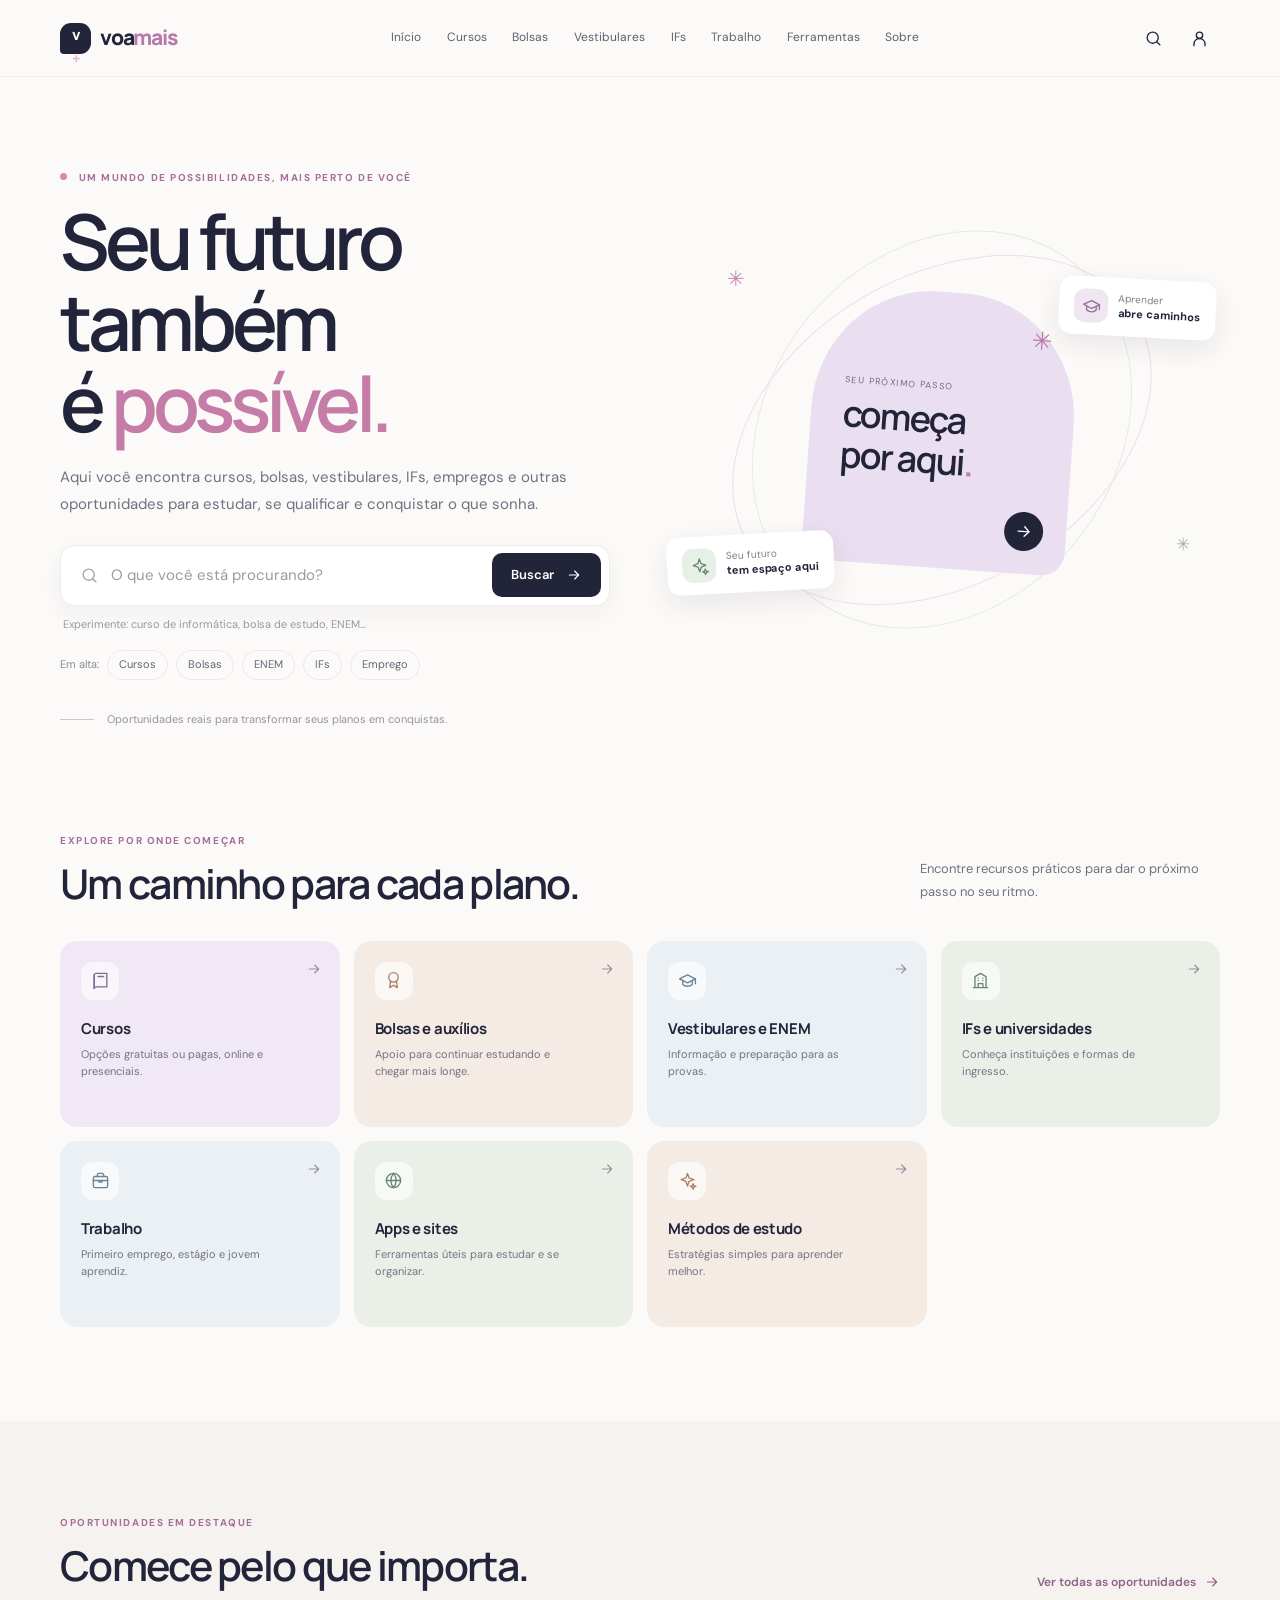
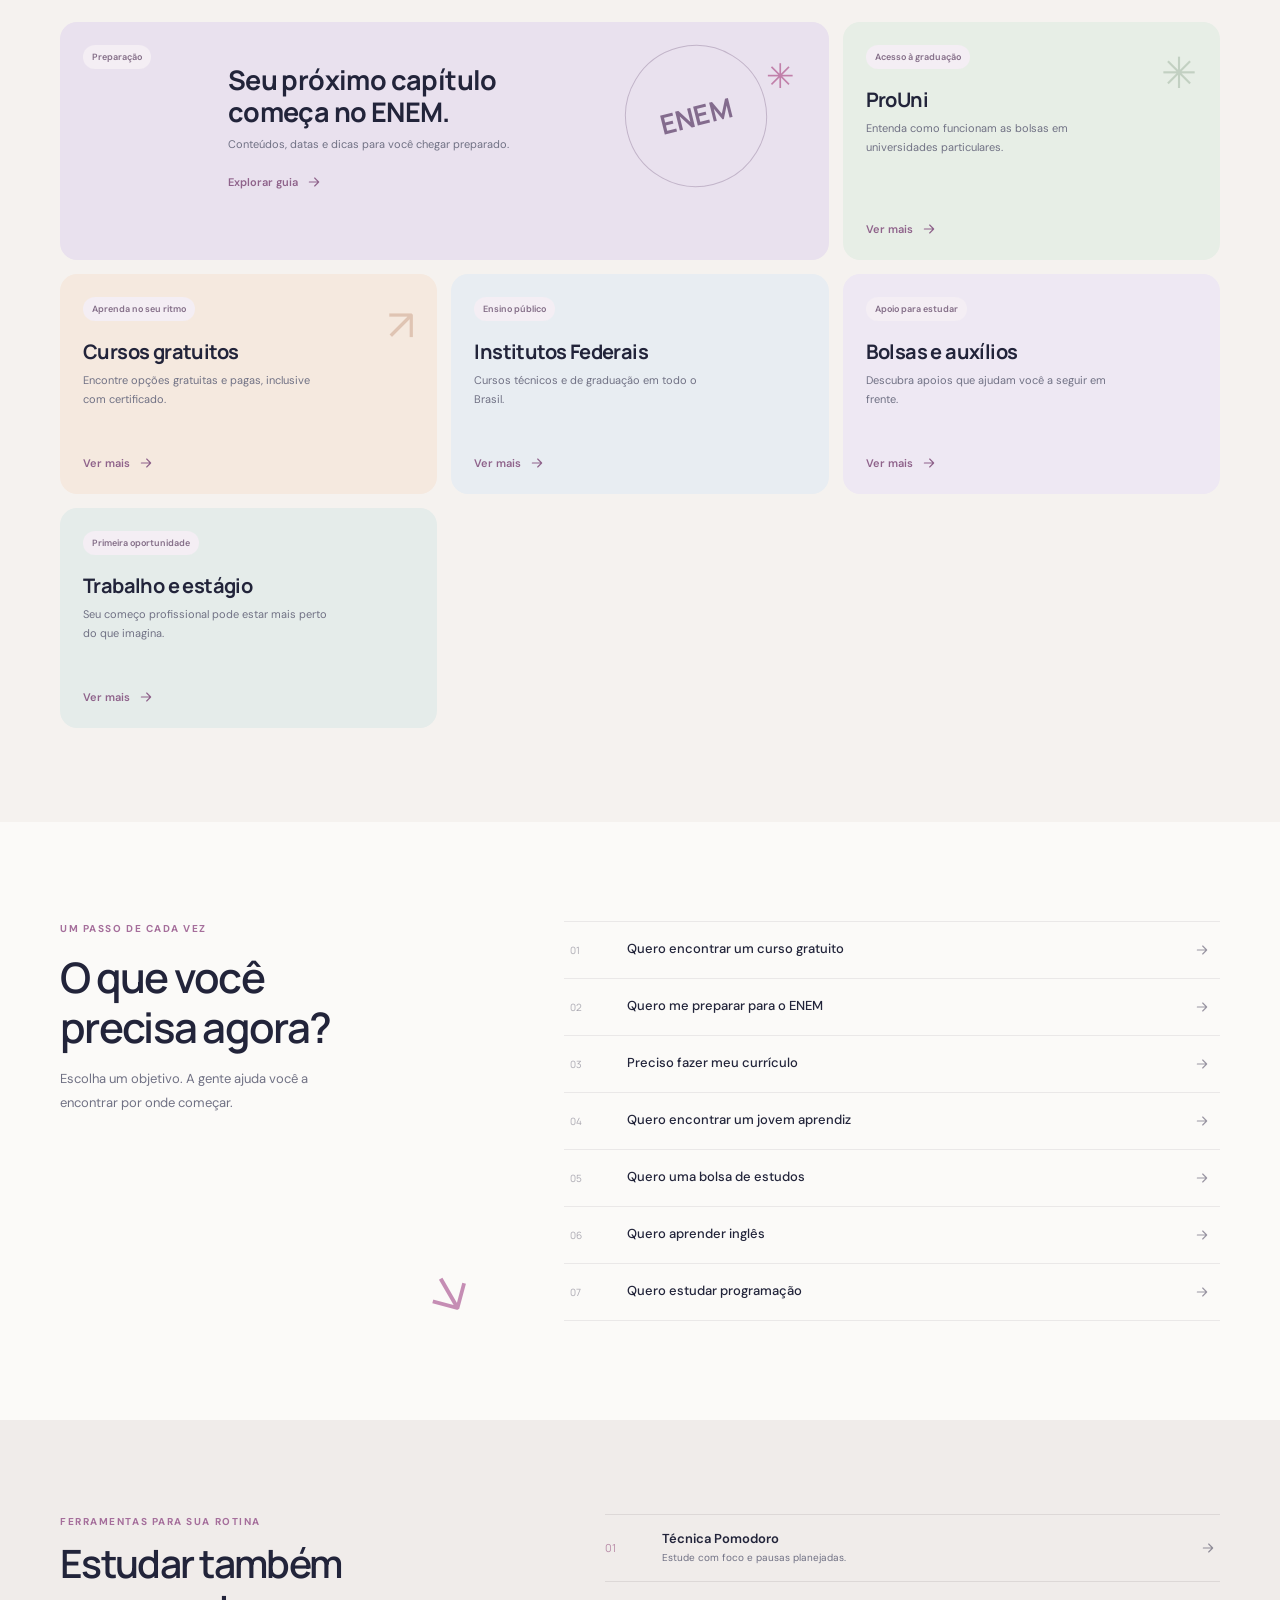
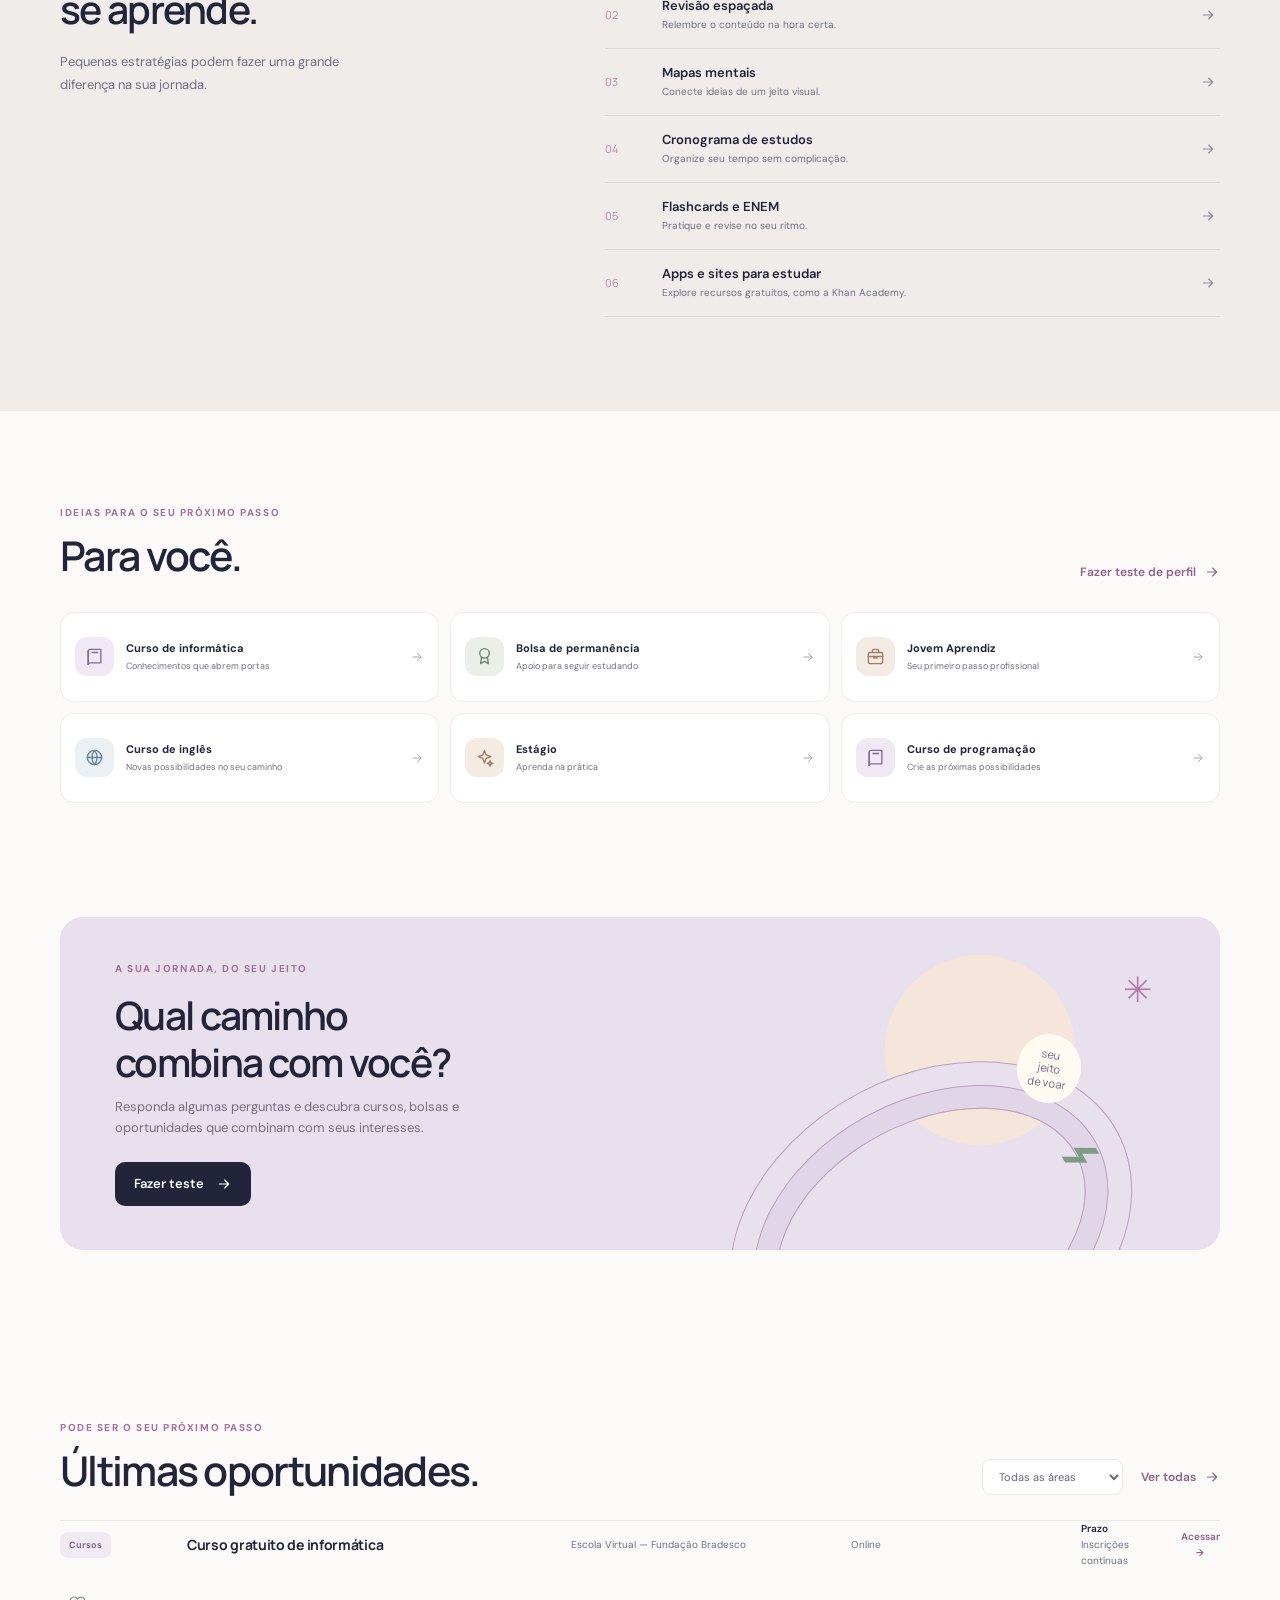
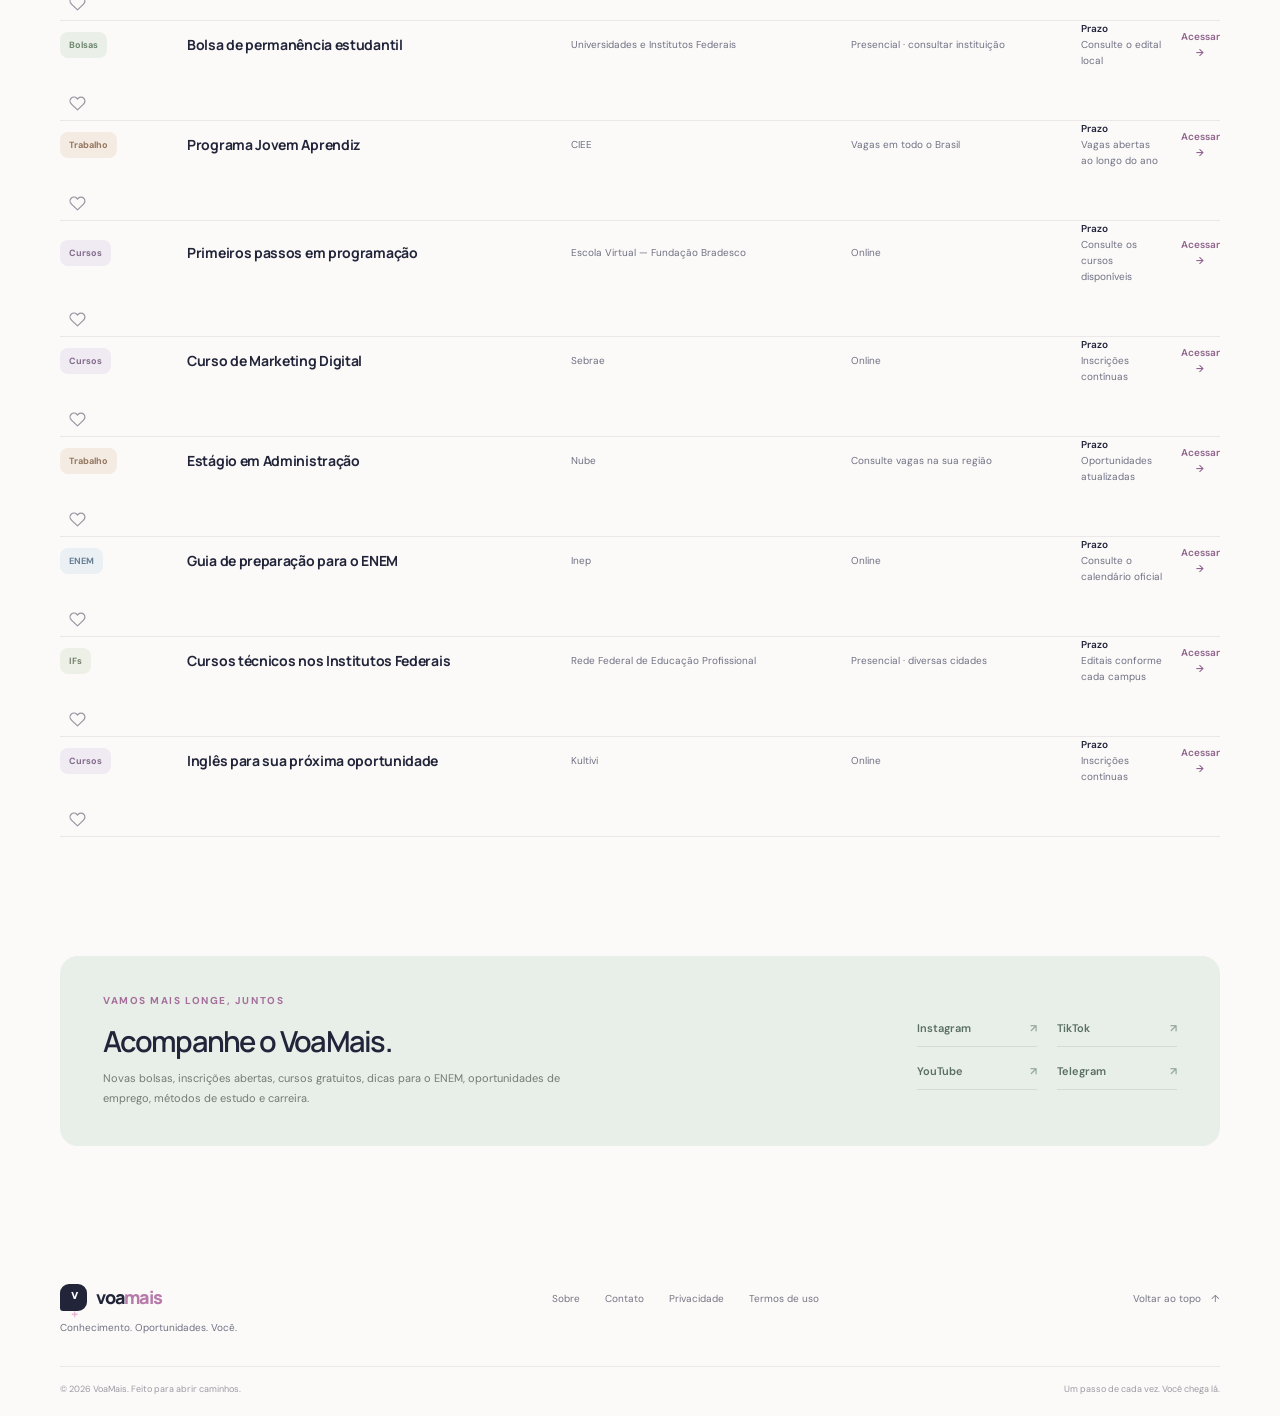
<file: index.html>
<!doctype html>
<html lang="pt-BR">
<head>
  <meta charset="utf-8">
  <meta name="viewport" content="width=device-width, initial-scale=1">
  <meta name="theme-color" content="#fbfaf8">
  <meta name="description" content="Cursos, bolsas, ENEM, Institutos Federais e oportunidades de trabalho em um só lugar. Conhecimento. Oportunidades. Você.">
  <title>VoaMais — Conhecimento. Oportunidades. Você.</title>
  <link rel="preconnect" href="https://fonts.googleapis.com">
  <link rel="preconnect" href="https://fonts.gstatic.com" crossorigin>
  <link href="https://fonts.googleapis.com/css2?family=DM+Sans:wght@400;500;600;700&family=Manrope:wght@400;500;600;700;800&display=swap" rel="stylesheet">
  <link rel="stylesheet" href="css/style.css">
  <link rel="stylesheet" href="css/responsive.css">
  <script type="module" src="js/main.js"></script>
</head>
<body>
  <svg class="svg-library" xmlns="http://www.w3.org/2000/svg" aria-hidden="true">
    <symbol id="i-arrow" viewBox="0 0 24 24"><path d="M5 12h14m-6-6 6 6-6 6"/></symbol>
    <symbol id="i-search" viewBox="0 0 24 24"><circle cx="11" cy="11" r="7"/><path d="m20 20-4-4"/></symbol>
    <symbol id="i-menu" viewBox="0 0 24 24"><path d="M4 7h16M4 12h16M4 17h16"/></symbol>
    <symbol id="i-close" viewBox="0 0 24 24"><path d="m18 6-12 12M6 6l12 12"/></symbol>
    <symbol id="i-user" viewBox="0 0 24 24"><circle cx="12" cy="8" r="4"/><path d="M5 21v-2a7 7 0 0 1 14 0v2"/></symbol>
    <symbol id="i-book" viewBox="0 0 24 24"><path d="M4 5.5A2.5 2.5 0 0 1 6.5 3H20v17H6.5A2.5 2.5 0 0 0 4 22z"/><path d="M4 5v17m5-15h7"/></symbol>
    <symbol id="i-cap" viewBox="0 0 24 24"><path d="m2 10 10-5 10 5-10 5z"/><path d="M6 12v5c3 3 9 3 12 0v-5m4-2v6"/></symbol>
    <symbol id="i-award" viewBox="0 0 24 24"><circle cx="12" cy="8" r="6"/><path d="m8.2 13-1 8 4.8-3 4.8 3-1-8"/></symbol>
    <symbol id="i-building" viewBox="0 0 24 24"><path d="M3 21h18M5 21V7l7-4 7 4v14M9 21v-5h6v5M9 9h.01M15 9h.01M9 12h.01M15 12h.01"/></symbol>
    <symbol id="i-briefcase" viewBox="0 0 24 24"><rect x="3" y="7" width="18" height="14" rx="2"/><path d="M8 7V5a2 2 0 0 1 2-2h4a2 2 0 0 1 2 2v2m-13 5h18m-11 0v2h4v-2"/></symbol>
    <symbol id="i-spark" viewBox="0 0 24 24"><path d="m12 3 1.9 5.8L20 11l-6.1 2.2L12 19l-2-5.8L4 11l6-2.2zM19 16l1 2.5 2.5 1-2.5 1L19 23l-1-2.5-2.5-1 2.5-1z"/></symbol>
    <symbol id="i-clock" viewBox="0 0 24 24"><circle cx="12" cy="12" r="9"/><path d="M12 7v5l3 2"/></symbol>
    <symbol id="i-heart" viewBox="0 0 24 24"><path d="M20.8 4.6a5.5 5.5 0 0 0-7.8 0L12 5.7l-1.1-1.1a5.5 5.5 0 0 0-7.8 7.8l1.1 1.1L12 21l7.8-7.5 1.1-1.1a5.5 5.5 0 0 0-.1-7.8z"/></symbol>
    <symbol id="i-globe" viewBox="0 0 24 24"><circle cx="12" cy="12" r="9"/><path d="M3 12h18M12 3a14 14 0 0 1 0 18m0-18a14 14 0 0 0 0 18"/></symbol>
    <symbol id="i-check" viewBox="0 0 24 24"><path d="m5 12 4 4L19 6"/></symbol>
  </svg>

  <header class="site-header">
    <div class="container header-inner">
      <a class="brand" href="#inicio" aria-label="VoaMais, início">
        <span class="brand-mark" aria-hidden="true">v<span>+</span></span>
        <span>voa<span>mais</span></span>
      </a>
      <button class="menu-toggle icon-button" type="button" aria-label="Abrir menu" aria-expanded="false" aria-controls="primary-nav">
        <svg class="icon"><use href="#i-menu"/></svg>
      </button>
      <nav class="primary-nav" id="primary-nav" aria-label="Navegação principal">
        <a href="#inicio">Início</a>
        <a href="#categorias">Cursos</a>
        <a href="#destaques">Bolsas</a>
        <a href="#destaques">Vestibulares</a>
        <a href="#categorias">IFs</a>
        <a href="#oportunidades">Trabalho</a>
        <a href="#metodos">Ferramentas</a>
        <a href="#sobre">Sobre</a>
      </nav>
      <div class="header-actions">
        <a class="icon-button" href="#busca" aria-label="Ir para a pesquisa"><svg class="icon"><use href="#i-search"/></svg></a>
        <button class="icon-button profile-trigger" type="button" aria-label="Fazer teste de perfil"><svg class="icon"><use href="#i-user"/></svg></button>
      </div>
    </div>
  </header>

  <main>
    <section class="hero section" id="inicio">
      <div class="container hero-inner">
        <div class="hero-copy">
          <p class="eyebrow"><span class="eyebrow-dot"></span> Um mundo de possibilidades, mais perto de você</p>
          <h1>Seu futuro também<br>é <span class="highlight-word">possível.</span></h1>
          <p class="hero-description">Aqui você encontra cursos, bolsas, vestibulares, IFs, empregos e outras oportunidades para estudar, se qualificar e conquistar o que sonha.</p>
          <form class="search-form" id="search-form" role="search">
            <svg class="icon search-icon"><use href="#i-search"/></svg>
            <label class="visually-hidden" for="site-search">O que você está procurando?</label>
            <input id="site-search" type="search" autocomplete="off" placeholder="O que você está procurando?" aria-describedby="search-hint">
            <button class="button button-primary" type="submit">Buscar <svg class="icon"><use href="#i-arrow"/></svg></button>
            <div class="search-results" id="search-results" role="listbox" aria-label="Resultados da pesquisa" hidden></div>
          </form>
          <p class="search-hint" id="search-hint">Experimente: curso de informática, bolsa de estudo, ENEM...</p>
          <div class="quick-filters" aria-label="Pesquisas populares">
            <span>Em alta:</span>
            <button type="button" data-search="Cursos">Cursos</button>
            <button type="button" data-search="Bolsas">Bolsas</button>
            <button type="button" data-search="ENEM">ENEM</button>
            <button type="button" data-search="IFs">IFs</button>
            <button type="button" data-search="Emprego">Emprego</button>
          </div>
        </div>
        <div class="hero-art" aria-hidden="true">
          <div class="art-orbit orbit-one"></div><div class="art-orbit orbit-two"></div>
          <div class="art-card art-card-main">
            <span class="art-spark">✳</span>
            <span class="art-label">seu próximo passo</span>
            <strong>começa<br>por aqui<span>.</span></strong>
            <span class="art-arrow"><svg class="icon"><use href="#i-arrow"/></svg></span>
          </div>
          <div class="art-note note-top"><span class="note-icon"><svg class="icon"><use href="#i-cap"/></svg></span><span>Aprender<br><strong>abre caminhos</strong></span></div>
          <div class="art-note note-bottom"><span class="note-icon note-icon-green"><svg class="icon"><use href="#i-spark"/></svg></span><span>Seu futuro<br><strong>tem espaço aqui</strong></span></div>
          <span class="art-star star-one">✳</span><span class="art-star star-two">✳</span>
        </div>
      </div>
      <div class="container hero-footnote"><span class="footnote-line"></span><span>Oportunidades reais para transformar seus planos em conquistas.</span></div>
    </section>

    <section class="section section-categories" id="categorias">
      <div class="container">
        <div class="section-heading">
          <div><p class="eyebrow">Explore por onde começar</p><h2>Um caminho para cada plano.</h2></div>
          <p>Encontre recursos práticos para dar o próximo passo no seu ritmo.</p>
        </div>
        <div class="category-grid">
          <a class="category-card category-lilac" href="#oportunidades" data-category-link="cursos"><span class="category-icon"><svg class="icon"><use href="#i-book"/></svg></span><h3>Cursos</h3><p>Opções gratuitas ou pagas, online e presenciais.</p><span class="card-arrow"><svg class="icon"><use href="#i-arrow"/></svg></span></a>
          <a class="category-card category-peach" href="#oportunidades" data-category-link="bolsas"><span class="category-icon"><svg class="icon"><use href="#i-award"/></svg></span><h3>Bolsas e auxílios</h3><p>Apoio para continuar estudando e chegar mais longe.</p><span class="card-arrow"><svg class="icon"><use href="#i-arrow"/></svg></span></a>
          <a class="category-card category-blue" href="#destaques" data-category-link="enem"><span class="category-icon"><svg class="icon"><use href="#i-cap"/></svg></span><h3>Vestibulares e ENEM</h3><p>Informação e preparação para as provas.</p><span class="card-arrow"><svg class="icon"><use href="#i-arrow"/></svg></span></a>
          <a class="category-card category-green" href="#destaques" data-category-link="ifs"><span class="category-icon"><svg class="icon"><use href="#i-building"/></svg></span><h3>IFs e universidades</h3><p>Conheça instituições e formas de ingresso.</p><span class="card-arrow"><svg class="icon"><use href="#i-arrow"/></svg></span></a>
          <a class="category-card category-blue" href="#oportunidades" data-category-link="trabalho"><span class="category-icon"><svg class="icon"><use href="#i-briefcase"/></svg></span><h3>Trabalho</h3><p>Primeiro emprego, estágio e jovem aprendiz.</p><span class="card-arrow"><svg class="icon"><use href="#i-arrow"/></svg></span></a>
          <a class="category-card category-green" href="#metodos"><span class="category-icon"><svg class="icon"><use href="#i-globe"/></svg></span><h3>Apps e sites</h3><p>Ferramentas úteis para estudar e se organizar.</p><span class="card-arrow"><svg class="icon"><use href="#i-arrow"/></svg></span></a>
          <a class="category-card category-peach" href="#metodos"><span class="category-icon"><svg class="icon"><use href="#i-spark"/></svg></span><h3>Métodos de estudo</h3><p>Estratégias simples para aprender melhor.</p><span class="card-arrow"><svg class="icon"><use href="#i-arrow"/></svg></span></a>
        </div>
      </div>
    </section>

    <section class="section section-featured" id="destaques">
      <div class="container">
        <div class="section-heading">
          <div><p class="eyebrow">Oportunidades em destaque</p><h2>Comece pelo que importa.</h2></div>
          <a class="text-link" href="#oportunidades">Ver todas as oportunidades <svg class="icon"><use href="#i-arrow"/></svg></a>
        </div>
        <div class="featured-grid">
          <article class="feature-card feature-wide feature-exam"><span class="feature-tag">Preparação</span><div><h3>Seu próximo capítulo<br>começa no ENEM.</h3><p>Conteúdos, datas e dicas para você chegar preparado.</p><a href="#metodos" class="text-link">Explorar guia <svg class="icon"><use href="#i-arrow"/></svg></a></div><span class="feature-illustration" aria-hidden="true"><span class="exam-circle">ENEM</span><span class="exam-pencil">✳</span></span></article>
          <article class="feature-card feature-prouni"><span class="feature-tag">Acesso à graduação</span><span class="feature-deco" aria-hidden="true">✳</span><h3>ProUni</h3><p>Entenda como funcionam as bolsas em universidades particulares.</p><a href="#oportunidades" class="text-link">Ver mais <svg class="icon"><use href="#i-arrow"/></svg></a></article>
          <article class="feature-card feature-courses"><span class="feature-tag">Aprenda no seu ritmo</span><span class="feature-deco" aria-hidden="true">↗</span><h3>Cursos gratuitos</h3><p>Encontre opções gratuitas e pagas, inclusive com certificado.</p><a href="#oportunidades" class="text-link">Ver mais <svg class="icon"><use href="#i-arrow"/></svg></a></article>
          <article class="feature-card feature-ifs"><span class="feature-tag">Ensino público</span><h3>Institutos Federais</h3><p>Cursos técnicos e de graduação em todo o Brasil.</p><a href="#oportunidades" class="text-link">Ver mais <svg class="icon"><use href="#i-arrow"/></svg></a></article>
          <article class="feature-card feature-scholarships"><span class="feature-tag">Apoio para estudar</span><h3>Bolsas e auxílios</h3><p>Descubra apoios que ajudam você a seguir em frente.</p><a href="#oportunidades" class="text-link">Ver mais <svg class="icon"><use href="#i-arrow"/></svg></a></article>
          <article class="feature-card feature-jobs"><span class="feature-tag">Primeira oportunidade</span><h3>Trabalho e estágio</h3><p>Seu começo profissional pode estar mais perto do que imagina.</p><a href="#oportunidades" class="text-link">Ver mais <svg class="icon"><use href="#i-arrow"/></svg></a></article>
        </div>
      </div>
    </section>

    <section class="section section-needs">
      <div class="container needs-layout">
        <div class="needs-intro"><p class="eyebrow">Um passo de cada vez</p><h2>O que você<br>precisa agora?</h2><p>Escolha um objetivo. A gente ajuda você a encontrar por onde começar.</p><span class="needs-doodle" aria-hidden="true">↘</span></div>
        <div class="needs-grid">
          <button class="need-link" data-search="curso gratuito"><span class="need-number">01</span><span>Quero encontrar um curso gratuito</span><svg class="icon"><use href="#i-arrow"/></svg></button>
          <button class="need-link" data-search="ENEM"><span class="need-number">02</span><span>Quero me preparar para o ENEM</span><svg class="icon"><use href="#i-arrow"/></svg></button>
          <button class="need-link" data-search="currículo"><span class="need-number">03</span><span>Preciso fazer meu currículo</span><svg class="icon"><use href="#i-arrow"/></svg></button>
          <button class="need-link" data-search="jovem aprendiz"><span class="need-number">04</span><span>Quero encontrar um jovem aprendiz</span><svg class="icon"><use href="#i-arrow"/></svg></button>
          <button class="need-link" data-search="bolsa"><span class="need-number">05</span><span>Quero uma bolsa de estudos</span><svg class="icon"><use href="#i-arrow"/></svg></button>
          <button class="need-link" data-search="inglês"><span class="need-number">06</span><span>Quero aprender inglês</span><svg class="icon"><use href="#i-arrow"/></svg></button>
          <button class="need-link" data-search="programação"><span class="need-number">07</span><span>Quero estudar programação</span><svg class="icon"><use href="#i-arrow"/></svg></button>
        </div>
      </div>
    </section>

    <section class="section section-methods" id="metodos">
      <div class="container methods-layout">
        <div class="section-heading methods-heading"><div><p class="eyebrow">Ferramentas para sua rotina</p><h2>Estudar também<br>se aprende.</h2></div><p>Pequenas estratégias podem fazer uma grande diferença na sua jornada.</p></div>
        <div class="method-list">
          <a href="#oportunidades" class="method-item"><span class="method-number">01</span><span><strong>Técnica Pomodoro</strong><small>Estude com foco e pausas planejadas.</small></span><svg class="icon"><use href="#i-arrow"/></svg></a>
          <a href="#oportunidades" class="method-item"><span class="method-number">02</span><span><strong>Revisão espaçada</strong><small>Relembre o conteúdo na hora certa.</small></span><svg class="icon"><use href="#i-arrow"/></svg></a>
          <a href="#oportunidades" class="method-item"><span class="method-number">03</span><span><strong>Mapas mentais</strong><small>Conecte ideias de um jeito visual.</small></span><svg class="icon"><use href="#i-arrow"/></svg></a>
          <a href="#oportunidades" class="method-item"><span class="method-number">04</span><span><strong>Cronograma de estudos</strong><small>Organize seu tempo sem complicação.</small></span><svg class="icon"><use href="#i-arrow"/></svg></a>
          <a href="#oportunidades" class="method-item"><span class="method-number">05</span><span><strong>Flashcards e ENEM</strong><small>Pratique e revise no seu ritmo.</small></span><svg class="icon"><use href="#i-arrow"/></svg></a>
          <a href="https://www.khanacademy.org/" target="_blank" rel="noreferrer" class="method-item"><span class="method-number">06</span><span><strong>Apps e sites para estudar</strong><small>Explore recursos gratuitos, como a Khan Academy.</small></span><svg class="icon"><use href="#i-arrow"/></svg></a>
        </div>
      </div>
    </section>

    <section class="section section-for-you" id="para-voce">
      <div class="container">
        <div class="section-heading">
          <div><p class="eyebrow">Ideias para o seu próximo passo</p><h2>Para você.</h2></div>
          <button class="text-link profile-trigger" type="button">Fazer teste de perfil <svg class="icon"><use href="#i-arrow"/></svg></button>
        </div>
        <div class="recommendation-grid">
          <a href="#oportunidades" class="recommendation-card"><span class="recommendation-icon lavender"><svg class="icon"><use href="#i-book"/></svg></span><span><strong>Curso de informática</strong><small>Conhecimentos que abrem portas</small></span><svg class="icon rec-arrow"><use href="#i-arrow"/></svg></a>
          <a href="#oportunidades" class="recommendation-card"><span class="recommendation-icon green"><svg class="icon"><use href="#i-award"/></svg></span><span><strong>Bolsa de permanência</strong><small>Apoio para seguir estudando</small></span><svg class="icon rec-arrow"><use href="#i-arrow"/></svg></a>
          <a href="#oportunidades" class="recommendation-card"><span class="recommendation-icon peach"><svg class="icon"><use href="#i-briefcase"/></svg></span><span><strong>Jovem Aprendiz</strong><small>Seu primeiro passo profissional</small></span><svg class="icon rec-arrow"><use href="#i-arrow"/></svg></a>
          <a href="#oportunidades" class="recommendation-card"><span class="recommendation-icon blue"><svg class="icon"><use href="#i-globe"/></svg></span><span><strong>Curso de inglês</strong><small>Novas possibilidades no seu caminho</small></span><svg class="icon rec-arrow"><use href="#i-arrow"/></svg></a>
          <a href="#oportunidades" class="recommendation-card"><span class="recommendation-icon peach"><svg class="icon"><use href="#i-spark"/></svg></span><span><strong>Estágio</strong><small>Aprenda na prática</small></span><svg class="icon rec-arrow"><use href="#i-arrow"/></svg></a>
          <a href="#oportunidades" class="recommendation-card"><span class="recommendation-icon lavender"><svg class="icon"><use href="#i-book"/></svg></span><span><strong>Curso de programação</strong><small>Crie as próximas possibilidades</small></span><svg class="icon rec-arrow"><use href="#i-arrow"/></svg></a>
        </div>
      </div>
    </section>

    <section class="section section-profile">
      <div class="container">
        <div class="profile-banner">
          <div class="profile-copy"><p class="eyebrow">A sua jornada, do seu jeito</p><h2>Qual caminho<br>combina com você?</h2><p>Responda algumas perguntas e descubra cursos, bolsas e oportunidades que combinam com seus interesses.</p><button class="button button-dark profile-trigger" type="button">Fazer teste <svg class="icon"><use href="#i-arrow"/></svg></button></div>
          <div class="profile-visual" aria-hidden="true"><div class="profile-sun"></div><div class="profile-path"></div><span class="profile-star">✳</span><span class="profile-plant">⌁</span><span class="profile-sticker">seu<br>jeito<br>de voar</span></div>
        </div>
      </div>
    </section>

    <section class="section section-opportunities" id="oportunidades">
      <div class="container">
        <div class="section-heading opportunities-heading">
          <div><p class="eyebrow">Pode ser o seu próximo passo</p><h2>Últimas oportunidades.</h2></div>
          <div class="opportunity-tools"><label class="visually-hidden" for="opportunity-filter">Filtrar oportunidades por categoria</label><select id="opportunity-filter"><option value="todas">Todas as áreas</option><option value="cursos">Cursos</option><option value="bolsas">Bolsas</option><option value="trabalho">Trabalho</option><option value="enem">ENEM</option><option value="ifs">IFs</option></select><a class="text-link" href="#oportunidades">Ver todas <svg class="icon"><use href="#i-arrow"/></svg></a></div>
        </div>
        <div class="opportunity-list" id="opportunity-list" aria-live="polite"></div>
      </div>
    </section>

    <section class="section section-social" id="sobre">
      <div class="container social-banner">
        <div><p class="eyebrow">Vamos mais longe, juntos</p><h2>Acompanhe o VoaMais.</h2><p>Novas bolsas, inscrições abertas, cursos gratuitos, dicas para o ENEM, oportunidades de emprego, métodos de estudo e carreira.</p></div>
        <div class="social-links" aria-label="Redes sociais do VoaMais">
          <a href="https://instagram.com" target="_blank" rel="noreferrer" aria-label="Instagram">Instagram <span>↗</span></a>
          <a href="https://tiktok.com" target="_blank" rel="noreferrer" aria-label="TikTok">TikTok <span>↗</span></a>
          <a href="https://youtube.com" target="_blank" rel="noreferrer" aria-label="YouTube">YouTube <span>↗</span></a>
          <a href="https://telegram.org" target="_blank" rel="noreferrer" aria-label="Telegram">Telegram <span>↗</span></a>
        </div>
      </div>
    </section>
  </main>

  <footer class="site-footer">
    <div class="container footer-main">
      <div><a class="brand footer-brand" href="#inicio"><span class="brand-mark" aria-hidden="true">v<span>+</span></span><span>voa<span>mais</span></span></a><p>Conhecimento. Oportunidades. Você.</p></div>
      <nav class="footer-links" aria-label="Links do rodapé"><a href="#sobre">Sobre</a><a href="mailto:oi@voamais.org">Contato</a><a href="pages/privacidade.html">Privacidade</a><a href="pages/termos.html">Termos de uso</a></nav>
      <a class="back-top" href="#inicio">Voltar ao topo <span>↑</span></a>
    </div>
    <div class="container footer-bottom"><span>© <span id="current-year"></span> VoaMais. Feito para abrir caminhos.</span><span>Um passo de cada vez. Você chega lá.</span></div>
  </footer>

  <dialog class="modal" id="opportunity-dialog" aria-labelledby="opportunity-dialog-title">
    <form method="dialog"><button class="icon-button modal-close" aria-label="Fechar detalhes"><svg class="icon"><use href="#i-close"/></svg></button></form>
    <div class="modal-content" id="opportunity-dialog-content"></div>
  </dialog>
  <dialog class="modal profile-modal" id="profile-dialog" aria-labelledby="profile-dialog-title">
    <form method="dialog"><button class="icon-button modal-close" aria-label="Fechar teste"><svg class="icon"><use href="#i-close"/></svg></button></form>
    <div class="modal-content">
      <p class="eyebrow">Seu próximo passo começa aqui</p><h2 id="profile-dialog-title">Vamos encontrar seu caminho?</h2>
      <p class="modal-intro">Conte um pouquinho sobre você para receber sugestões mais próximas do que procura.</p>
      <form id="profile-form" class="profile-form">
        <label>Qual é a sua idade?<input name="age" type="number" min="14" max="100" placeholder="Ex.: 18" required></label>
        <label>Qual é a sua escolaridade?
          <select name="education" required><option value="">Selecione</option><option>Ensino fundamental</option><option>Ensino médio cursando</option><option>Ensino médio completo</option><option>Ensino superior cursando</option><option>Ensino superior completo</option></select>
        </label>
        <label>Qual área mais combina com você?
          <select name="interest" required><option value="">Selecione</option><option value="tecnologia">Tecnologia e programação</option><option value="administracao">Administração e negócios</option><option value="comunicacao">Comunicação e marketing</option><option value="educacao">Educação e ciências humanas</option><option value="saude">Saúde e bem-estar</option><option value="geral">Ainda estou descobrindo</option></select>
        </label>
        <label>O que você quer conquistar agora?
          <select name="goal" required><option value="">Selecione</option><option value="estudar">Continuar meus estudos</option><option value="trabalhar">Conseguir um trabalho</option><option value="aprender">Aprender uma habilidade</option><option value="enem">Me preparar para o ENEM</option></select>
        </label>
        <label>Quanto tempo você tem por semana?
          <select name="availability" required><option value="">Selecione</option><option>Até 3 horas</option><option>De 4 a 8 horas</option><option>Mais de 8 horas</option></select>
        </label>
        <label>Qual modalidade prefere?
          <select name="modality" required><option value="">Selecione</option><option value="online">Online</option><option value="presencial">Presencial</option><option value="qualquer">Tanto faz</option></select>
        </label>
        <label class="checkbox-label"><input name="free" type="checkbox" checked> Quero priorizar oportunidades gratuitas</label>
        <button class="button button-primary" type="submit">Ver minhas sugestões <svg class="icon"><use href="#i-arrow"/></svg></button>
      </form>
      <div id="profile-results" class="profile-results" aria-live="polite" hidden></div>
    </div>
  </dialog>
  <div class="toast" id="toast" role="status" aria-live="polite"></div>
</body>
</html>
</file>
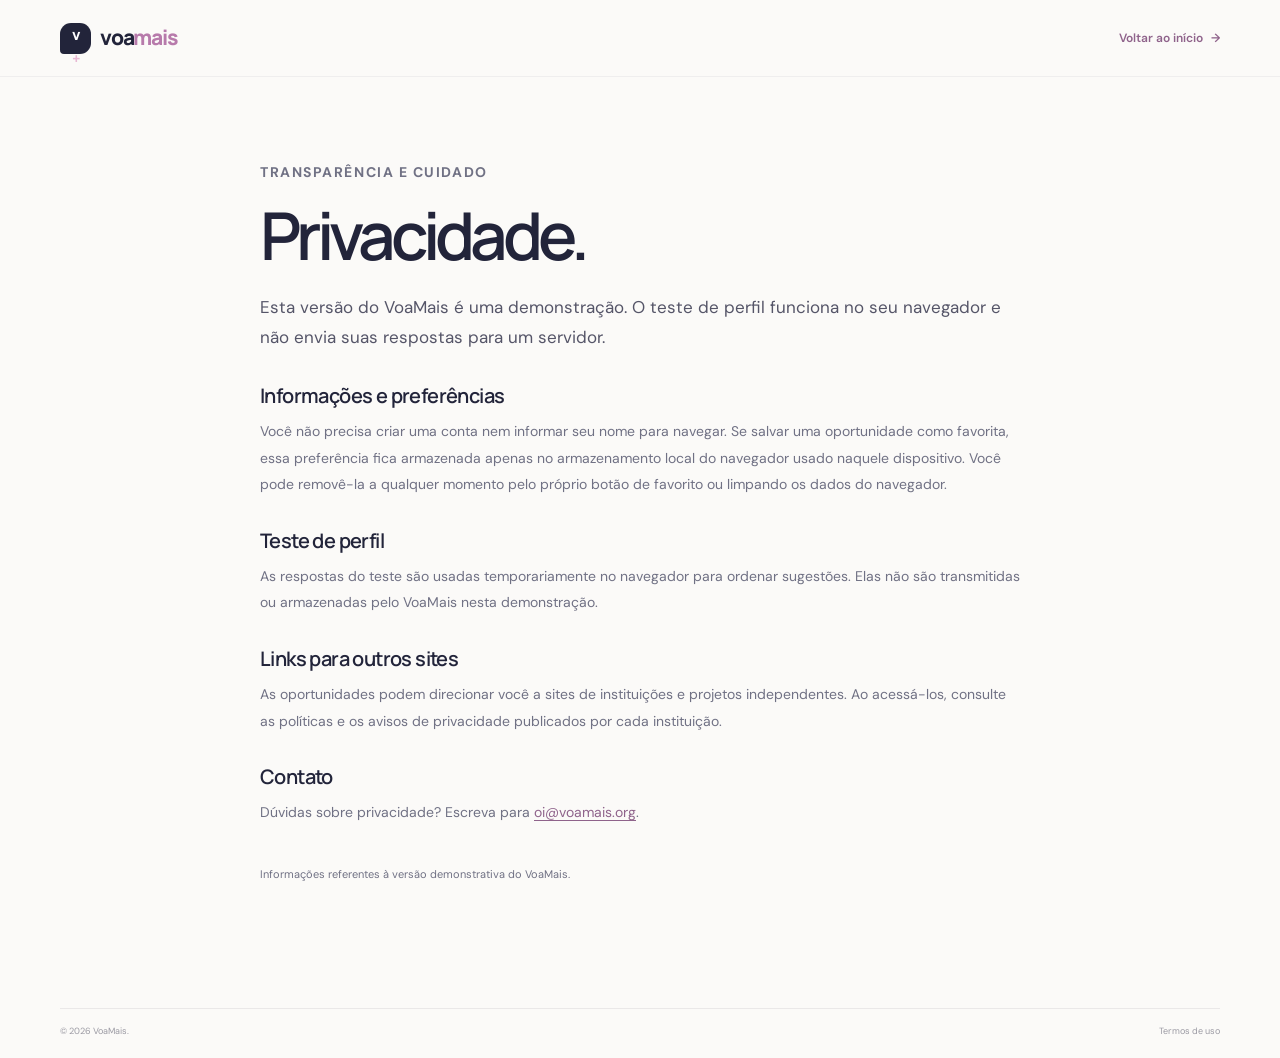
<file: pages/privacidade.html>
<!doctype html>
<html lang="pt-BR">
<head>
  <meta charset="utf-8">
  <meta name="viewport" content="width=device-width, initial-scale=1">
  <meta name="theme-color" content="#fbfaf8">
  <title>Privacidade — VoaMais</title>
  <link rel="preconnect" href="https://fonts.googleapis.com">
  <link rel="preconnect" href="https://fonts.gstatic.com" crossorigin>
  <link href="https://fonts.googleapis.com/css2?family=DM+Sans:wght@400;500;600;700&family=Manrope:wght@400;500;600;700;800&display=swap" rel="stylesheet">
  <link rel="stylesheet" href="../css/style.css">
  <link rel="stylesheet" href="../css/responsive.css">
</head>
<body class="info-page">
  <header class="site-header">
    <div class="container header-inner"><a class="brand" href="../index.html"><span class="brand-mark" aria-hidden="true">v<span>+</span></span><span>voa<span>mais</span></span></a><a class="text-link" href="../index.html">Voltar ao início <span aria-hidden="true">→</span></a></div>
  </header>
  <main class="container info-content">
    <p class="eyebrow">Transparência e cuidado</p>
    <h1>Privacidade.</h1>
    <p class="info-lead">Esta versão do VoaMais é uma demonstração. O teste de perfil funciona no seu navegador e não envia suas respostas para um servidor.</p>
    <h2>Informações e preferências</h2>
    <p>Você não precisa criar uma conta nem informar seu nome para navegar. Se salvar uma oportunidade como favorita, essa preferência fica armazenada apenas no armazenamento local do navegador usado naquele dispositivo. Você pode removê-la a qualquer momento pelo próprio botão de favorito ou limpando os dados do navegador.</p>
    <h2>Teste de perfil</h2>
    <p>As respostas do teste são usadas temporariamente no navegador para ordenar sugestões. Elas não são transmitidas ou armazenadas pelo VoaMais nesta demonstração.</p>
    <h2>Links para outros sites</h2>
    <p>As oportunidades podem direcionar você a sites de instituições e projetos independentes. Ao acessá-los, consulte as políticas e os avisos de privacidade publicados por cada instituição.</p>
    <h2>Contato</h2>
    <p>Dúvidas sobre privacidade? Escreva para <a href="mailto:oi@voamais.org">oi@voamais.org</a>.</p>
    <p class="info-updated">Informações referentes à versão demonstrativa do VoaMais.</p>
  </main>
  <footer class="site-footer"><div class="container footer-bottom"><span>© <span id="current-year"></span> VoaMais.</span><a href="termos.html">Termos de uso</a></div></footer>
  <script>document.querySelector("#current-year").textContent = new Date().getFullYear();</script>
</body>
</html>
</file>
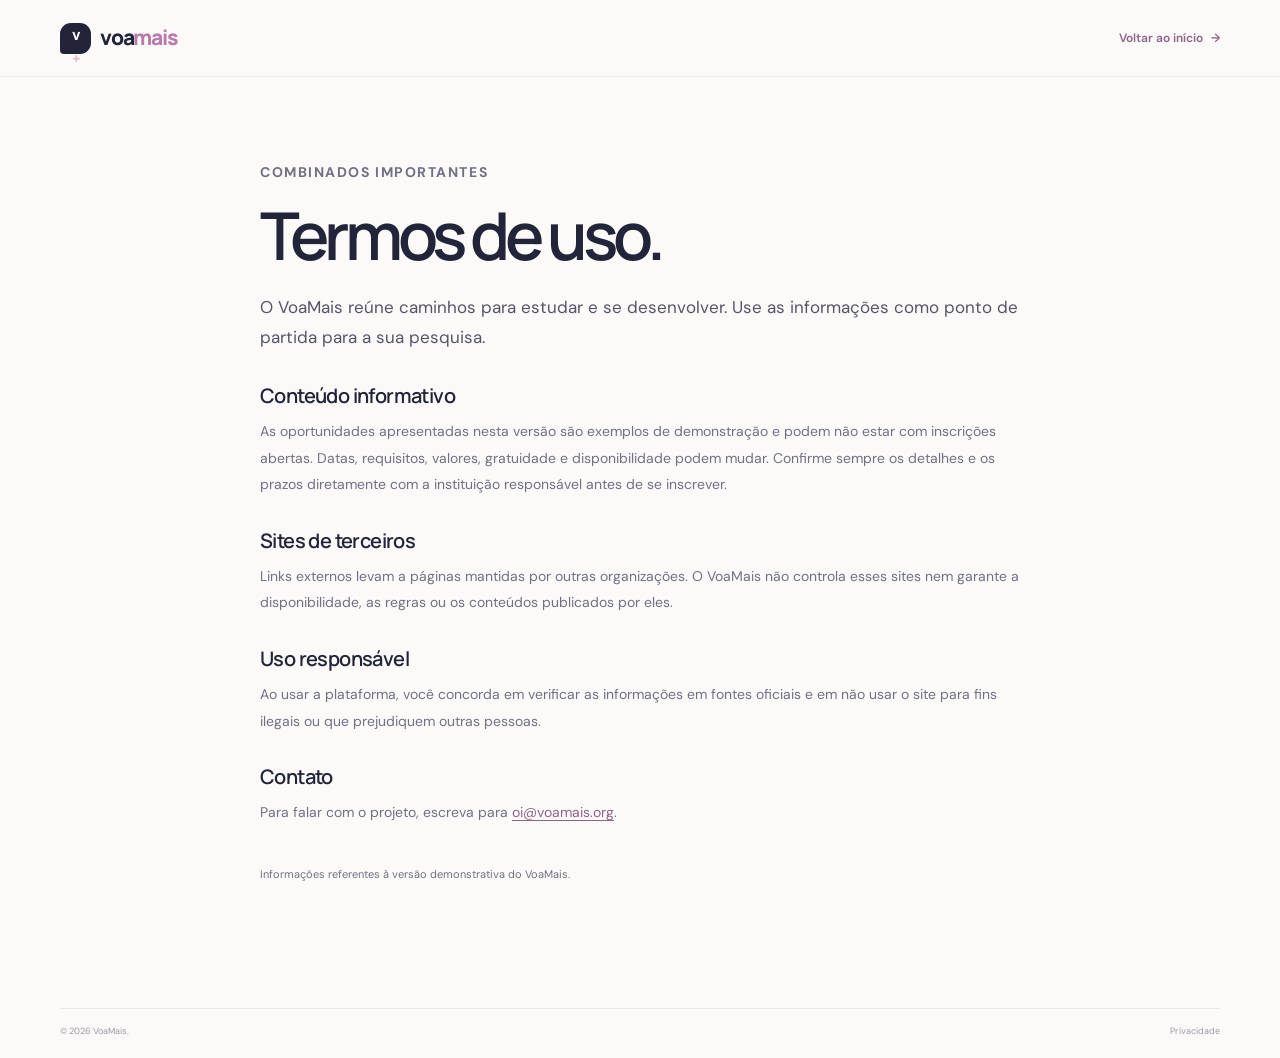
<file: pages/termos.html>
<!doctype html>
<html lang="pt-BR">
<head>
  <meta charset="utf-8">
  <meta name="viewport" content="width=device-width, initial-scale=1">
  <meta name="theme-color" content="#fbfaf8">
  <title>Termos de uso — VoaMais</title>
  <link rel="preconnect" href="https://fonts.googleapis.com">
  <link rel="preconnect" href="https://fonts.gstatic.com" crossorigin>
  <link href="https://fonts.googleapis.com/css2?family=DM+Sans:wght@400;500;600;700&family=Manrope:wght@400;500;600;700;800&display=swap" rel="stylesheet">
  <link rel="stylesheet" href="../css/style.css">
  <link rel="stylesheet" href="../css/responsive.css">
</head>
<body class="info-page">
  <header class="site-header">
    <div class="container header-inner"><a class="brand" href="../index.html"><span class="brand-mark" aria-hidden="true">v<span>+</span></span><span>voa<span>mais</span></span></a><a class="text-link" href="../index.html">Voltar ao início <span aria-hidden="true">→</span></a></div>
  </header>
  <main class="container info-content">
    <p class="eyebrow">Combinados importantes</p>
    <h1>Termos de uso.</h1>
    <p class="info-lead">O VoaMais reúne caminhos para estudar e se desenvolver. Use as informações como ponto de partida para a sua pesquisa.</p>
    <h2>Conteúdo informativo</h2>
    <p>As oportunidades apresentadas nesta versão são exemplos de demonstração e podem não estar com inscrições abertas. Datas, requisitos, valores, gratuidade e disponibilidade podem mudar. Confirme sempre os detalhes e os prazos diretamente com a instituição responsável antes de se inscrever.</p>
    <h2>Sites de terceiros</h2>
    <p>Links externos levam a páginas mantidas por outras organizações. O VoaMais não controla esses sites nem garante a disponibilidade, as regras ou os conteúdos publicados por eles.</p>
    <h2>Uso responsável</h2>
    <p>Ao usar a plataforma, você concorda em verificar as informações em fontes oficiais e em não usar o site para fins ilegais ou que prejudiquem outras pessoas.</p>
    <h2>Contato</h2>
    <p>Para falar com o projeto, escreva para <a href="mailto:oi@voamais.org">oi@voamais.org</a>.</p>
    <p class="info-updated">Informações referentes à versão demonstrativa do VoaMais.</p>
  </main>
  <footer class="site-footer"><div class="container footer-bottom"><span>© <span id="current-year"></span> VoaMais.</span><a href="privacidade.html">Privacidade</a></div></footer>
  <script>document.querySelector("#current-year").textContent = new Date().getFullYear();</script>
</body>
</html>
</file>
<file: css/style.css>
:root {
  color-scheme: light;
  --ink: #22243a;
  --muted: #707184;
  --paper: #fbfaf8;
  --white: #fff;
  --line: #eae8e8;
  --lilac: #e8dcf6;
  --pink: #d98db4;
  --green: #e1eee4;
  --blue: #e3edf4;
  --peach: #f4e8df;
  --serif: "Manrope", "DM Sans", sans-serif;
  --sans: "DM Sans", Arial, sans-serif;
  --radius: 20px;
}

* { box-sizing: border-box; }
html { scroll-behavior: smooth; scroll-padding-top: 88px; }
body { margin: 0; background: var(--paper); color: var(--ink); font-family: var(--sans); font-size: 15px; line-height: 1.6; -webkit-font-smoothing: antialiased; }
button, input, select { font: inherit; }
button, a { -webkit-tap-highlight-color: transparent; }
a { color: inherit; text-decoration: none; }
button { color: inherit; }
svg { display: block; }
.icon { width: 19px; height: 19px; fill: none; stroke: currentColor; stroke-width: 1.7; stroke-linecap: round; stroke-linejoin: round; }
.svg-library, .visually-hidden { position: absolute; width: 1px; height: 1px; overflow: hidden; clip: rect(0, 0, 0, 0); white-space: nowrap; clip-path: inset(50%); }
.container { width: min(1160px, calc(100% - 64px)); margin-inline: auto; }
.section { padding: 94px 0; }
.site-header { position: sticky; top: 0; z-index: 10; background: rgb(251 250 248 / 92%); backdrop-filter: blur(14px); border-bottom: 1px solid rgb(34 36 58 / 5%); }
.header-inner { min-height: 76px; display: flex; align-items: center; justify-content: space-between; gap: 30px; }
.brand { display: inline-flex; align-items: center; gap: 9px; font-family: var(--serif); font-weight: 800; font-size: 21px; letter-spacing: -1.2px; white-space: nowrap; }
.brand > span:last-child > span { color: #b77aab; }
.brand-mark { width: 31px; height: 31px; display: grid; place-items: center; background: var(--ink); color: white; border-radius: 11px 11px 11px 4px; font-size: 15px; letter-spacing: -1px; }
.brand-mark span { color: #e8b8d3; }
.primary-nav { display: flex; align-items: center; gap: clamp(14px, 2vw, 27px); }
.primary-nav a { font-size: 12px; color: #5f6072; transition: color .2s ease; }
.primary-nav a:hover, .primary-nav a:focus-visible { color: #aa6b9e; }
.header-actions { display: flex; align-items: center; gap: 6px; }
.icon-button { display: inline-grid; place-items: center; width: 40px; height: 40px; border: 0; background: transparent; border-radius: 50%; cursor: pointer; transition: background .2s ease, color .2s ease; }
.icon-button:hover { background: #f0eaf2; color: #a56294; }
.menu-toggle { display: none; }
.hero { padding: 75px 0 25px; overflow: hidden; }
.hero-inner { display: grid; grid-template-columns: 1.04fr .96fr; align-items: center; min-height: 440px; }
.hero-copy { position: relative; z-index: 1; padding: 18px 0 28px; }
.eyebrow { margin: 0 0 15px; color: #a56e9b; text-transform: uppercase; font-size: 10px; font-weight: 700; letter-spacing: 1.55px; }
.eyebrow-dot { display: inline-block; width: 7px; height: 7px; margin-right: 8px; background: #d48ab4; border-radius: 50%; vertical-align: 1px; }
h1, h2, h3, p { margin-top: 0; }
h1, h2, h3 { font-family: var(--serif); }
h1 { margin-bottom: 20px; font-size: clamp(50px, 6.1vw, 77px); line-height: 1.05; font-weight: 600; letter-spacing: -5px; }
.highlight-word { color: #c57da8; position: relative; }
.hero-description { max-width: 510px; margin-bottom: 27px; color: var(--muted); font-size: 15px; line-height: 1.8; }
.search-form { position: relative; width: min(550px, 100%); min-height: 61px; display: flex; align-items: center; gap: 12px; padding: 7px 8px 7px 19px; background: white; border: 1px solid #eeebeb; border-radius: 14px; box-shadow: 0 7px 24px rgb(45 37 52 / 5%); }
.search-icon { flex: 0 0 auto; color: #a2a1ae; }
.search-form input { flex: 1; min-width: 0; padding: 9px 0; border: 0; outline: 0; background: transparent; color: var(--ink); }
.search-form input::placeholder { color: #9a9aa6; }
.button { min-height: 44px; display: inline-flex; align-items: center; justify-content: center; gap: 12px; padding: 0 19px; border: 0; border-radius: 10px; font-weight: 600; font-size: 13px; cursor: pointer; transition: transform .2s ease, background .2s ease; }
.button:hover { transform: translateY(-2px); }
.button-primary { color: white; background: var(--ink); }
.button-primary:hover { background: #3b3a57; }
.button .icon { width: 16px; height: 16px; }
.search-hint { margin: 10px 0 0 3px; color: #9a9aa4; font-size: 11px; }
.quick-filters { display: flex; flex-wrap: wrap; align-items: center; gap: 8px; margin-top: 17px; color: #8b8b98; font-size: 11px; }
.quick-filters button { padding: 5px 11px; border: 1px solid #ebe8eb; border-radius: 99px; background: transparent; color: #656577; font-size: 11px; cursor: pointer; transition: all .2s ease; }
.quick-filters button:hover { border-color: #d7b8d4; background: #f5edf5; color: #9d6294; }
.search-results { position: absolute; z-index: 5; top: calc(100% + 8px); left: 0; right: 0; max-height: 330px; overflow-y: auto; padding: 7px; background: white; border: 1px solid var(--line); border-radius: 14px; box-shadow: 0 14px 32px rgb(34 36 58 / 12%); }
.search-result { width: 100%; display: flex; align-items: center; justify-content: space-between; gap: 16px; padding: 12px; border: 0; border-radius: 9px; text-align: left; background: transparent; cursor: pointer; }
.search-result:hover, .search-result:focus-visible { background: #f8f4f8; }
.search-result strong { display: block; font-size: 13px; }
.search-result small { color: var(--muted); font-size: 11px; }
.search-empty { padding: 14px; color: var(--muted); font-size: 13px; }
.hero-art { height: 410px; position: relative; display: grid; place-items: center; }
.art-orbit { position: absolute; border: 1px solid #eadfe9; border-radius: 50%; transform: rotate(-30deg); }
.orbit-one { width: 450px; height: 310px; }
.orbit-two { width: 350px; height: 425px; border-color: #e7e9e4; transform: rotate(38deg); }
.art-card-main { position: relative; width: 263px; height: 276px; padding: 35px 32px; background: #e9dff0; border-radius: 45% 45% 23px 23px; transform: rotate(4deg); }
.art-spark { position: absolute; right: 27px; top: 23px; color: #bb7da8; font-size: 25px; }
.art-label { display: block; margin-top: 52px; color: #7b6980; text-transform: uppercase; font-size: 9px; letter-spacing: 1.4px; }
.art-card-main strong { display: block; margin-top: 7px; font-family: var(--serif); font-size: 36px; line-height: 1.12; letter-spacing: -2px; font-weight: 600; }
.art-card-main strong span { color: #c57da8; }
.art-arrow { width: 39px; height: 39px; position: absolute; bottom: 23px; right: 23px; display: grid; place-items: center; border-radius: 50%; color: white; background: var(--ink); }
.art-note { position: absolute; z-index: 2; display: flex; align-items: center; gap: 10px; padding: 12px 15px; background: white; border-radius: 13px; box-shadow: 0 9px 28px rgb(45 37 52 / 9%); color: #7d7d8c; font-size: 10px; line-height: 1.45; }
.art-note strong { color: var(--ink); font-size: 11px; }
.note-top { top: 54px; right: 4px; transform: rotate(3deg); }
.note-bottom { bottom: 43px; left: 4px; transform: rotate(-3deg); }
.note-icon { width: 34px; height: 34px; display: grid; place-items: center; border-radius: 11px; color: #9b6c9d; background: #f0e6f2; }
.note-icon-green { color: #668b75; background: #e7f0e7; }
.art-star { position: absolute; color: #c78bb1; }
.star-one { top: 38px; left: 64px; font-size: 21px; }
.star-two { right: 30px; bottom: 77px; color: #9eb39e; font-size: 17px; }
.hero-footnote { display: flex; align-items: center; gap: 13px; margin-top: 3px; color: #96949d; font-size: 11px; }
.footnote-line { width: 34px; height: 1px; background: #d8c1d3; }
.section-categories { padding-top: 80px; }
.section-heading { display: flex; align-items: end; justify-content: space-between; gap: 32px; margin-bottom: 32px; }
.section-heading .eyebrow { margin-bottom: 10px; }
h2 { margin-bottom: 0; font-size: clamp(30px, 3.4vw, 41px); line-height: 1.2; letter-spacing: -1.7px; font-weight: 600; }
.section-heading > p { max-width: 300px; margin: 0 0 5px; color: var(--muted); font-size: 13px; line-height: 1.75; }
.category-grid { display: grid; grid-template-columns: repeat(4, 1fr); gap: 14px; }
.category-card { position: relative; min-height: 186px; padding: 21px; overflow: hidden; border-radius: 17px; transition: transform .25s ease, box-shadow .25s ease; }
.category-card:hover { transform: translateY(-4px); box-shadow: 0 12px 25px rgb(34 36 58 / 7%); }
.category-lilac { background: #f0e8f4; }.category-peach { background: #f4ebe5; }.category-blue { background: #eaf0f4; }.category-green { background: #eaf0e8; }
.category-icon { width: 38px; height: 38px; display: grid; place-items: center; margin-bottom: 17px; border-radius: 12px; color: #806b91; background: rgb(255 255 255 / 64%); }
.category-peach .category-icon { color: #ac806a; }.category-blue .category-icon { color: #6a8396; }.category-green .category-icon { color: #688675; }
.category-card h3 { margin-bottom: 5px; font-size: 15px; letter-spacing: -.3px; }
.category-card p { max-width: 200px; margin-bottom: 0; color: #747483; font-size: 11px; line-height: 1.6; }
.card-arrow { position: absolute; top: 20px; right: 18px; color: #96919f; }
.card-arrow .icon { width: 16px; height: 16px; }
.section-featured { background: #f5f2ef; }
.text-link { display: inline-flex; align-items: center; gap: 8px; padding: 0; border: 0; background: none; color: #8f638b; font: 600 12px var(--sans); cursor: pointer; }
.text-link .icon { width: 16px; height: 16px; }
.text-link:hover { color: #624b72; }
.featured-grid { display: grid; grid-template-columns: repeat(3, 1fr); gap: 14px; }
.feature-card { min-height: 220px; position: relative; display: flex; flex-direction: column; align-items: flex-start; padding: 23px; overflow: hidden; border-radius: 17px; background: white; }
.feature-card h3 { max-width: 230px; margin: 19px 0 7px; font-size: 20px; line-height: 1.2; letter-spacing: -.6px; }
.feature-card p { max-width: 245px; margin-bottom: 15px; color: var(--muted); font-size: 11px; line-height: 1.7; }
.feature-card .text-link { margin-top: auto; font-size: 11px; }
.feature-tag { position: relative; z-index: 1; padding: 5px 9px; border-radius: 99px; color: #836d87; background: #f4eef4; font-size: 9px; font-weight: 600; }
.feature-wide { grid-column: span 2; min-height: 238px; }
.feature-exam { flex-direction: row; justify-content: space-between; background: #e9e1ee; }
.feature-exam h3 { max-width: none; margin-top: 19px; font-size: 27px; }
.feature-exam p { max-width: 345px; }
.feature-illustration { width: 220px; position: relative; display: grid; place-items: center; }
.exam-circle { width: 142px; height: 142px; display: grid; place-items: center; border: 1px solid rgb(130 105 139 / 38%); border-radius: 50%; color: #836b8d; font-family: var(--serif); font-size: 27px; font-weight: 700; transform: rotate(-14deg); }
.exam-pencil { position: absolute; top: 5px; right: 12px; color: #c180aa; font-size: 34px; }
.feature-prouni { background: #e7eee6; }.feature-courses { background: #f5e9df; }.feature-ifs { background: #e8edf2; }.feature-scholarships { background: #eee8f3; }.feature-jobs { background: #e5ecea; }
.feature-deco { position: absolute; top: 17px; right: 23px; color: rgb(126 151 127 / 35%); font-size: 43px; }
.feature-courses .feature-deco { color: rgb(183 128 97 / 35%); }
.section-needs { padding-block: 99px; }
.needs-layout { display: grid; grid-template-columns: .78fr 1.22fr; gap: 85px; }
.needs-intro { position: relative; }
.needs-intro h2 { font-size: 42px; }
.needs-intro > p:last-of-type { max-width: 285px; margin: 15px 0 0; color: var(--muted); font-size: 13px; line-height: 1.8; }
.needs-doodle { position: absolute; right: 15px; bottom: -12px; color: #c58db4; font-size: 50px; transform: rotate(15deg); }
.needs-grid { border-top: 1px solid var(--line); }
.need-link { width: 100%; min-height: 57px; display: grid; grid-template-columns: 45px 1fr 20px; align-items: center; gap: 12px; border: 0; border-bottom: 1px solid var(--line); background: transparent; text-align: left; cursor: pointer; transition: color .2s ease, padding .2s ease; }
.need-link:hover { padding-inline: 8px; color: #a76599; }
.need-number { color: #aaa8b1; font-family: var(--serif); font-size: 10px; }
.need-link > span:nth-child(2) { font-size: 13px; font-weight: 500; }
.need-link > .icon { width: 16px; height: 16px; color: #9995a2; }
.section-methods { background: #f0ecea; }
.methods-layout { display: grid; grid-template-columns: .85fr 1.15fr; gap: 90px; }
.methods-heading { display: block; margin: 0; }
.methods-heading h2 { font-size: 39px; }
.methods-heading > p { max-width: 300px; margin-top: 18px; }
.method-list { border-top: 1px solid #ddd8d7; }
.method-item { min-height: 67px; display: grid; grid-template-columns: 45px 1fr 20px; align-items: center; gap: 12px; border-bottom: 1px solid #ddd8d7; transition: padding .2s ease; }
.method-item:hover { padding-inline: 7px; }
.method-number { color: #b88ba7; font-family: var(--serif); font-size: 11px; }
.method-item strong { display: block; font-size: 13px; font-weight: 600; }
.method-item small { display: block; color: var(--muted); font-size: 10px; }
.method-item > .icon { width: 16px; height: 16px; color: #8f8b97; }
.recommendation-grid { display: grid; grid-template-columns: repeat(3, 1fr); gap: 11px; }
.recommendation-card { min-height: 90px; display: flex; align-items: center; gap: 12px; padding: 14px; border: 1px solid #efeced; border-radius: 14px; background: white; transition: transform .2s ease, border .2s ease; }
.recommendation-card:hover { transform: translateY(-3px); border-color: #ddc9dc; }
.recommendation-icon { width: 39px; height: 39px; flex: 0 0 auto; display: grid; place-items: center; border-radius: 12px; color: #806c92; background: #f0e8f4; }
.recommendation-icon.green { color: #688675; background: #eaf0e8; }.recommendation-icon.peach { color: #a47a67; background: #f4ebe5; }.recommendation-icon.blue { color: #6a8396; background: #eaf0f4; }
.recommendation-card strong { display: block; font-size: 11px; line-height: 1.4; }
.recommendation-card small { display: block; margin-top: 3px; color: var(--muted); font-size: 9px; line-height: 1.4; }
.rec-arrow { width: 14px; height: 14px; flex: 0 0 auto; margin-left: auto; color: #aaa5ad; }
.section-profile { padding-top: 20px; }
.profile-banner { min-height: 320px; display: grid; grid-template-columns: 1fr .8fr; position: relative; overflow: hidden; border-radius: 23px; background: #e9e0ed; }
.profile-copy { position: relative; z-index: 1; padding: 44px 55px; }
.profile-copy h2 { margin-bottom: 12px; font-size: 39px; }
.profile-copy > p:not(.eyebrow) { max-width: 400px; margin-bottom: 23px; color: #777080; font-size: 13px; }
.button-dark { color: white; background: var(--ink); }
.profile-visual { position: relative; min-height: 320px; overflow: hidden; }
.profile-sun { position: absolute; top: 38px; left: 35%; width: 190px; height: 190px; border-radius: 50%; background: #f5e5da; }
.profile-path { width: 330px; height: 220px; position: absolute; bottom: -92px; left: 12%; border: 1px solid #b99fbd; border-radius: 50%; transform: rotate(-28deg); box-shadow: 0 0 0 22px #e1d6e7, 0 0 0 23px #b99fbd, 0 0 0 46px #e9e0ed, 0 0 0 47px #b99fbd; }
.profile-star { position: absolute; top: 45px; right: 68px; color: #b67caa; font-size: 35px; }
.profile-plant { position: absolute; right: 23%; bottom: 40px; color: #7e9b83; font-size: 70px; transform: rotate(-30deg); }
.profile-sticker { position: absolute; top: 117px; right: 27%; padding: 13px; border-radius: 50%; color: #796582; background: #fffaf2; font-family: var(--serif); font-size: 11px; line-height: 1.3; text-align: center; transform: rotate(9deg); }
.section-opportunities { padding-top: 76px; }
.opportunities-heading { margin-bottom: 25px; }
.opportunity-tools { display: flex; align-items: center; gap: 18px; }
.opportunity-tools select { padding: 9px 30px 9px 12px; border: 1px solid var(--line); border-radius: 9px; outline: 0; color: #676777; background: white; font-size: 11px; }
.opportunity-list { border-top: 1px solid var(--line); }
.opportunity-row { min-height: 88px; display: grid; grid-template-columns: 110px minmax(180px, 1fr) minmax(130px, .72fr) minmax(100px, .58fr) 82px 40px; align-items: center; gap: 17px; border-bottom: 1px solid var(--line); }
.opportunity-type { width: fit-content; padding: 6px 9px; border-radius: 8px; color: #826d8b; background: #f0eaf3; font-size: 9px; font-weight: 700; }
.type-bolsas { color: #6e876f; background: #eaf0e8; }.type-trabalho { color: #94765e; background: #f4ebe3; }.type-enem { color: #687f94; background: #eaf0f4; }.type-ifs { color: #74816a; background: #edf0e7; }
.opportunity-title { margin: 0; font-family: var(--serif); font-size: 14px; letter-spacing: -.3px; }
.opportunity-institution, .opportunity-location, .opportunity-deadline { color: var(--muted); font-size: 10px; }
.opportunity-deadline strong { display: block; color: var(--ink); font-size: 10px; font-weight: 600; }
.opportunity-actions { display: flex; align-items: center; gap: 5px; }
.opportunity-open { padding: 7px 0; border: 0; background: none; color: #8f638b; font-size: 10px; font-weight: 600; cursor: pointer; }
.favorite-button { width: 34px; height: 34px; display: grid; place-items: center; border: 1px solid transparent; border-radius: 50%; color: #9995a0; background: transparent; cursor: pointer; }
.favorite-button:hover, .favorite-button.is-favorite { color: #c074a0; background: #f8edf3; }
.favorite-button .icon { width: 17px; height: 17px; }
.favorite-button.is-favorite .icon { fill: currentColor; }
.no-opportunities { padding: 30px 0; color: var(--muted); }
.section-social { padding-top: 25px; }
.social-banner { display: flex; justify-content: space-between; align-items: center; gap: 40px; padding: 37px 43px; border-radius: 18px; background: #e8eee8; }
.social-banner h2 { font-size: 29px; }
.social-banner p:not(.eyebrow) { max-width: 490px; margin: 10px 0 0; color: #737b74; font-size: 11px; line-height: 1.8; }
.social-links { min-width: 260px; display: grid; grid-template-columns: 1fr 1fr; gap: 8px 20px; }
.social-links a { display: flex; justify-content: space-between; gap: 17px; padding: 8px 0; border-bottom: 1px solid #d2dcd1; color: #596f61; font-size: 11px; font-weight: 600; }
.social-links a span { color: #93a798; }
.site-footer { padding: 42px 0 20px; }
.footer-main { display: flex; align-items: start; justify-content: space-between; gap: 30px; padding-bottom: 30px; }
.footer-brand { font-size: 18px; }
.footer-brand .brand-mark { width: 27px; height: 27px; border-radius: 9px 9px 9px 3px; font-size: 13px; }
.footer-main > div > p { margin: 8px 0 0; color: var(--muted); font-size: 10px; }
.footer-links { display: flex; flex-wrap: wrap; gap: 25px; padding-top: 9px; }
.footer-links a, .back-top { color: #767686; font-size: 10px; }
.footer-links a:hover { color: #a76599; }
.back-top { padding-top: 9px; }.back-top span { margin-left: 7px; }
.footer-bottom { display: flex; justify-content: space-between; gap: 20px; padding-top: 15px; border-top: 1px solid var(--line); color: #9b9aa3; font-size: 9px; }
.modal { width: min(560px, calc(100% - 30px)); max-height: min(88vh, 800px); padding: 0; overflow-y: auto; border: 0; border-radius: 20px; color: var(--ink); background: var(--paper); box-shadow: 0 20px 70px rgb(24 23 39 / 25%); }
.modal::backdrop { background: rgb(29 28 43 / 48%); backdrop-filter: blur(3px); }
.modal > form:first-child { position: sticky; top: 0; z-index: 1; height: 0; }
.modal-close { position: absolute; top: 12px; right: 12px; background: white; }
.modal-content { padding: 35px; }
.modal-content h2 { padding-right: 25px; font-size: 28px; }
.modal-intro { margin: 10px 0 21px; color: var(--muted); font-size: 13px; }
.profile-form { display: grid; grid-template-columns: 1fr 1fr; gap: 13px; }
.profile-form label { display: grid; gap: 6px; color: #5d5d6d; font-size: 11px; font-weight: 600; }
.profile-form input:not([type="checkbox"]), .profile-form select { width: 100%; min-height: 42px; padding: 9px 10px; border: 1px solid #e8e4e5; border-radius: 9px; outline-color: #bc8caf; color: var(--ink); background: white; font-size: 12px; }
.profile-form .checkbox-label { grid-column: 1 / -1; display: flex; align-items: center; gap: 9px; font-weight: 500; }
.profile-form .checkbox-label input { accent-color: #a56e9b; }
.profile-form > .button { grid-column: 1 / -1; margin-top: 4px; }
.profile-results { margin-top: 22px; padding: 18px; border-radius: 13px; background: #f0eaf3; }
.profile-results h3 { margin: 0 0 10px; font-size: 16px; }
.profile-results ul { margin: 0; padding-left: 18px; color: #666477; font-size: 12px; }
.profile-results li + li { margin-top: 5px; }
.detail-meta { display: flex; flex-wrap: wrap; gap: 8px; margin: 16px 0; }
.detail-meta span { padding: 6px 9px; border-radius: 8px; background: #f0eaf3; color: #75627e; font-size: 10px; }
.detail-description { color: var(--muted); font-size: 13px; line-height: 1.8; }
.detail-action { margin-top: 12px; }
.toast { position: fixed; z-index: 20; right: 24px; bottom: 24px; max-width: calc(100% - 48px); padding: 12px 17px; border-radius: 11px; color: white; background: var(--ink); box-shadow: 0 8px 28px rgb(34 36 58 / 18%); font-size: 12px; opacity: 0; transform: translateY(10px); pointer-events: none; transition: opacity .2s ease, transform .2s ease; }
.toast.is-visible { opacity: 1; transform: translateY(0); }
.info-content { min-height: calc(100vh - 210px); max-width: 760px; padding-top: 82px; padding-bottom: 70px; }
.info-content h1 { margin-bottom: 22px; font-size: clamp(44px, 7vw, 66px); }
.info-content h2 { margin: 31px 0 10px; font-size: 20px; letter-spacing: -.6px; }
.info-content > p { color: var(--muted); font-size: 14px; line-height: 1.9; }
.info-content > p a { color: #8f638b; text-decoration: underline; text-underline-offset: 3px; }
.info-content .info-lead { margin-bottom: 30px; color: #555568; font-size: 17px; line-height: 1.8; }
.info-content .info-updated { margin-top: 38px; font-size: 11px; }
:focus-visible { outline: 3px solid #bf91b7; outline-offset: 3px; }

@media (prefers-reduced-motion: reduce) {
  *, *::before, *::after { scroll-behavior: auto !important; animation-duration: .01ms !important; transition-duration: .01ms !important; }
}
</file>
<file: css/responsive.css>
@media (max-width: 1050px) {
  .primary-nav { gap: 13px; }
  .primary-nav a { font-size: 11px; }
  .header-inner { gap: 18px; }
  .needs-layout, .methods-layout { gap: 54px; }
  .opportunity-row { grid-template-columns: 90px minmax(160px, 1fr) minmax(110px, .7fr) minmax(90px, .6fr) 72px 36px; gap: 11px; }
  .recommendation-card { gap: 9px; padding: 12px; }
}
@media (max-width: 820px) {
  .container { width: min(100% - 42px, 700px); }
  .section { padding: 75px 0; }
  .header-inner { min-height: 68px; }
  .menu-toggle { display: inline-grid; order: 3; }
  .header-actions { margin-left: auto; }
  .primary-nav { position: absolute; top: calc(100% + 1px); left: 0; right: 0; display: none; align-items: stretch; gap: 0; padding: 9px 21px 17px; border-bottom: 1px solid var(--line); background: var(--paper); box-shadow: 0 12px 20px rgb(34 36 58 / 5%); }
  .primary-nav.is-open { display: flex; flex-direction: column; }
  .primary-nav a { padding: 10px 0; border-bottom: 1px solid #efeded; font-size: 13px; }
  .primary-nav a:last-child { border: 0; }
  .hero { padding-top: 55px; }
  .hero-inner { min-height: 0; grid-template-columns: 1fr .78fr; }
  h1 { font-size: clamp(48px, 7vw, 65px); letter-spacing: -3.5px; }
  .hero-art { height: 340px; transform: scale(.85); transform-origin: center; margin: -10px -35px; }
  .category-grid { grid-template-columns: repeat(2, 1fr); }
  .featured-grid { grid-template-columns: repeat(2, 1fr); }
  .feature-wide { grid-column: span 2; }
  .needs-layout, .methods-layout { grid-template-columns: 1fr; gap: 32px; }
  .needs-intro h2 br, .methods-heading h2 br { display: none; }
  .needs-intro > p:last-of-type { max-width: 450px; }
  .needs-doodle { right: 10%; bottom: 0; }
  .recommendation-grid { grid-template-columns: repeat(2, 1fr); }
  .profile-banner { grid-template-columns: 1fr .7fr; }
  .profile-copy { padding: 37px 34px; }
  .profile-visual { margin-right: -55px; }
  .opportunity-row { grid-template-columns: 90px 1fr 90px 75px 38px; gap: 10px; padding: 13px 0; }
  .opportunity-institution { display: none; }
  .social-banner { padding: 30px; }
}
@media (max-width: 560px) {
  body { font-size: 14px; }
  .container { width: calc(100% - 36px); }
  .section { padding: 64px 0; }
  .header-inner { min-height: 62px; }
  .brand { font-size: 19px; }
  .brand-mark { width: 29px; height: 29px; }
  .hero { padding: 43px 0 17px; }
  .hero-inner { display: flex; flex-direction: column; align-items: stretch; }
  .hero-copy { padding: 0; }
  .eyebrow { font-size: 9px; letter-spacing: 1.1px; }
  h1 { margin-bottom: 16px; font-size: clamp(43px, 12vw, 61px); letter-spacing: -3px; }
  .hero-description { margin-bottom: 20px; font-size: 13px; line-height: 1.7; }
  .search-form { min-height: 56px; gap: 9px; padding-left: 14px; border-radius: 12px; }
  .search-form input { font-size: 12px; }
  .search-form .button { min-height: 40px; padding: 0 12px; font-size: 11px; }
  .quick-filters { gap: 6px; margin-top: 14px; }
  .quick-filters button { padding: 4px 9px; }
  .hero-art { height: 270px; width: 100%; margin: 7px 0 -9px; transform: scale(.76); transform-origin: center; }
  .hero-footnote { align-items: flex-start; margin-top: 0; font-size: 10px; }
  .section-heading { align-items: flex-start; flex-direction: column; gap: 14px; margin-bottom: 24px; }
  h2 { font-size: 31px; letter-spacing: -1.3px; }
  .section-heading > p { font-size: 12px; }
  .category-grid { gap: 10px; }
  .category-card { min-height: 172px; padding: 15px; border-radius: 14px; }
  .category-icon { width: 34px; height: 34px; margin-bottom: 13px; }
  .category-card h3 { max-width: 140px; font-size: 13px; }
  .category-card p { font-size: 10px; }
  .card-arrow { top: 16px; right: 13px; }
  .featured-grid { grid-template-columns: 1fr 1fr; gap: 10px; }
  .feature-card { min-height: 210px; padding: 15px; border-radius: 14px; }
  .feature-card h3 { margin: 16px 0 6px; font-size: 17px; }
  .feature-card p { font-size: 10px; }
  .feature-wide { min-height: 225px; }
  .feature-exam { flex-direction: column; }
  .feature-exam > div { position: relative; z-index: 1; }
  .feature-exam h3 { font-size: 22px; }
  .feature-exam p { max-width: 235px; }
  .feature-illustration { width: 130px; position: absolute; right: -18px; bottom: 12px; opacity: .45; }
  .exam-circle { width: 100px; height: 100px; font-size: 19px; }
  .needs-layout { gap: 24px; }
  .needs-intro h2 { font-size: 35px; }
  .needs-doodle { right: 4%; bottom: 0; font-size: 38px; }
  .need-link { min-height: 54px; grid-template-columns: 30px 1fr 17px; gap: 8px; }
  .need-link > span:nth-child(2) { font-size: 12px; }
  .methods-heading h2 { font-size: 34px; }
  .recommendation-grid { gap: 9px; }
  .recommendation-card { min-height: 88px; align-items: flex-start; gap: 8px; padding: 11px 9px; }
  .recommendation-icon { width: 32px; height: 32px; border-radius: 10px; }
  .recommendation-icon .icon { width: 17px; height: 17px; }
  .recommendation-card strong { font-size: 10px; }
  .recommendation-card small { font-size: 9px; }
  .rec-arrow { display: none; }
  .profile-banner { min-height: 310px; grid-template-columns: 1fr; }
  .profile-copy { padding: 30px 23px; }
  .profile-copy h2 { font-size: 34px; }
  .profile-copy > p:not(.eyebrow) { max-width: 300px; font-size: 12px; }
  .profile-visual { min-height: 90px; position: absolute; right: 0; bottom: 0; width: 100%; opacity: .72; }
  .profile-sun { top: 2px; left: auto; right: 27px; width: 100px; height: 100px; }
  .profile-path { width: 230px; height: 110px; bottom: -92px; left: auto; right: -4px; box-shadow: 0 0 0 14px #e1d6e7, 0 0 0 15px #b99fbd, 0 0 0 30px #e9e0ed, 0 0 0 31px #b99fbd; }
  .profile-sticker { top: 10px; right: 105px; font-size: 9px; }
  .profile-plant { right: 15px; bottom: 7px; font-size: 42px; }
  .profile-star { top: -4px; right: 12px; font-size: 23px; }
  .section-opportunities { padding-top: 64px; }
  .opportunities-heading { gap: 17px; }
  .opportunity-tools { width: 100%; justify-content: space-between; gap: 10px; }
  .opportunity-tools select { max-width: 190px; }
  .opportunity-row { grid-template-columns: 1fr auto; gap: 5px 10px; padding: 13px 0; }
  .opportunity-type { grid-column: 1; grid-row: 1; }
  .opportunity-title { grid-column: 1; grid-row: 2; font-size: 13px; }
  .opportunity-location { grid-column: 1; grid-row: 3; }
  .opportunity-deadline { grid-column: 1; grid-row: 4; }
  .opportunity-actions { grid-column: 2; grid-row: 2 / span 2; align-self: center; }
  .opportunity-actions .opportunity-open { font-size: 10px; }
  .opportunity-row > .favorite-button { grid-column: 2; grid-row: 4; justify-self: end; }
  .social-banner { align-items: flex-start; flex-direction: column; gap: 23px; padding: 25px 21px; }
  .social-banner h2 { font-size: 26px; }
  .social-links { width: 100%; min-width: 0; }
  .footer-main { flex-wrap: wrap; gap: 18px 22px; }
  .footer-links { order: 3; width: 100%; gap: 14px 20px; }
  .back-top { margin-left: auto; }
  .footer-bottom { flex-direction: column; gap: 6px; font-size: 9px; }
  .modal-content { padding: 30px 20px 23px; }
  .modal-content h2 { font-size: 24px; }
  .profile-form { grid-template-columns: 1fr; }
  .profile-form .checkbox-label, .profile-form > .button { grid-column: auto; }
  .toast { right: 18px; bottom: 18px; }
}
</file>
